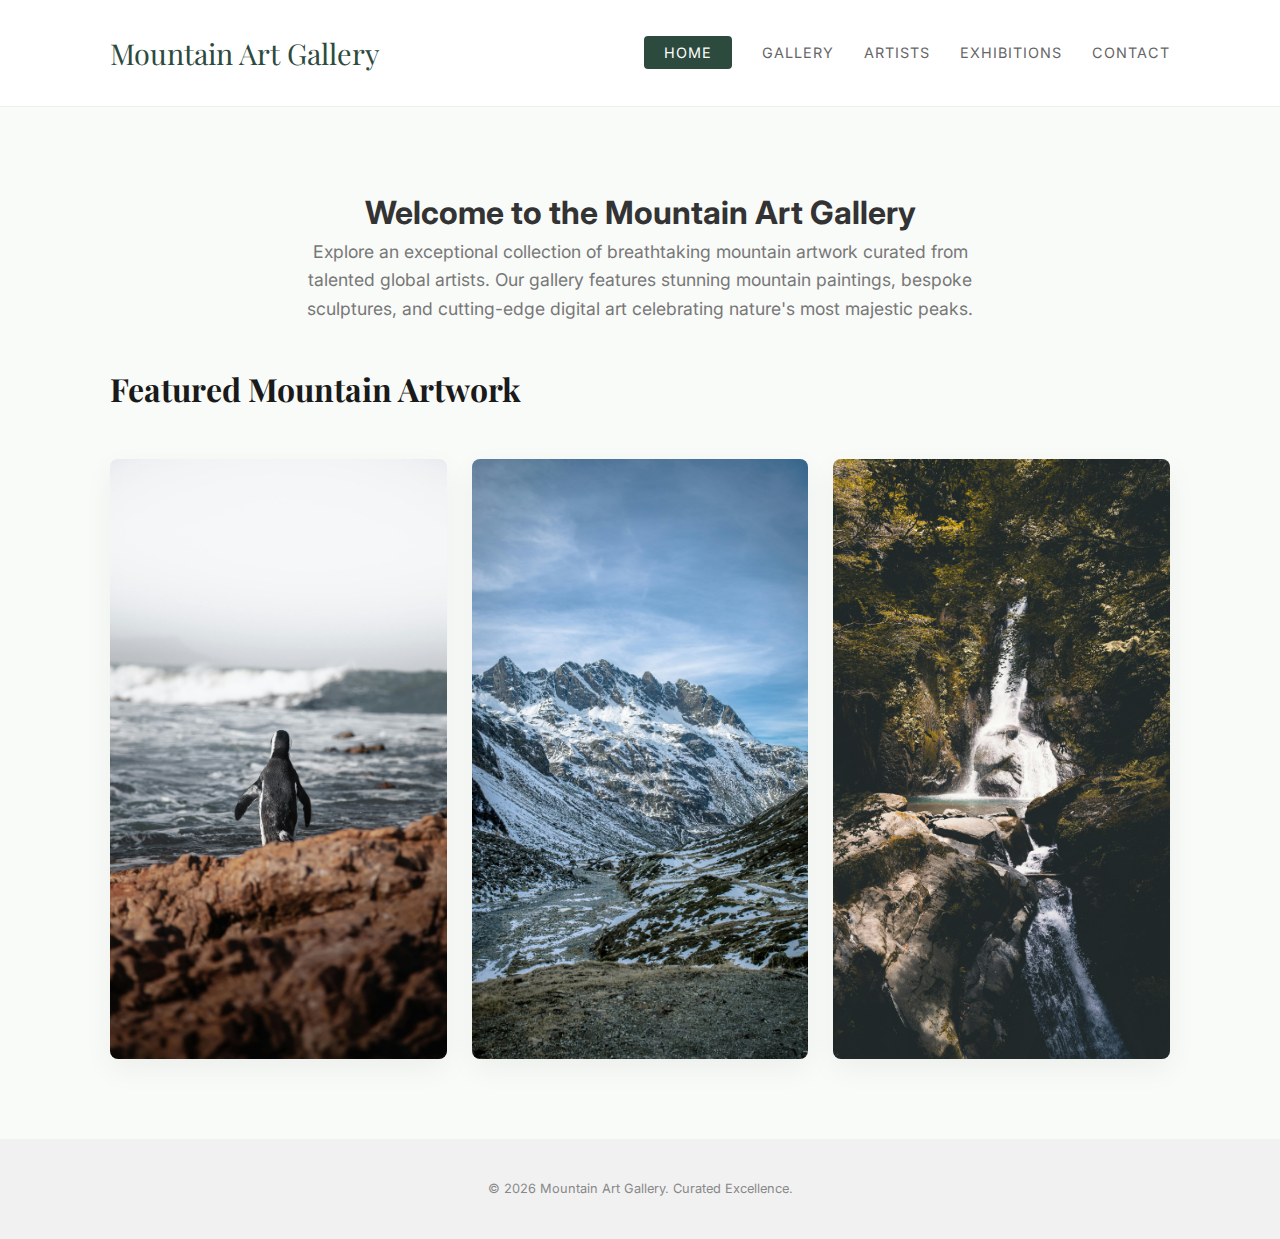
<file: Task01/index.html>
<!DOCTYPE html>
<html lang="en">
<head>
    <meta charset="UTF-8">
    <meta name="viewport" content="width=device-width, initial-scale=1.0">
    <meta name="description" content="Discover stunning mountain artwork from global artists. Premium collection of mountain paintings, sculptures, and digital art. Browse our exclusive gallery of majestic landscapes and nature-inspired creations.">
    <meta name="keywords" content="mountain art, landscape paintings, art gallery, mountain artwork, sculpture, digital art, nature art, mountain paintings, art exhibitions">
    <meta name="author" content="Mountain Art Gallery">
    <meta name="robots" content="index, follow">
    <meta name="theme-color" content="#2c5aa0">
    <title>Mountain Art Gallery | Premium Landscape Paintings & Sculptures | Online Art Gallery</title>
    <link rel="canonical" href="https://mountainartgallery.com/">
    <link rel="icon" type="image/svg+xml" href="data:image/svg+xml,<svg xmlns='http://www.w3.org/2000/svg' viewBox='0 0 100 100'><text y='.9em' font-size='90'>🏔️</text></svg>">
    
    <!-- Open Graph Meta Tags for Social Media -->
    <meta property="og:title" content="Mountain Art Gallery | Premium Landscape Paintings & Sculptures">
    <meta property="og:description" content="Explore an exclusive collection of stunning mountain artwork, paintings, and sculptures from talented artists worldwide.">
    <meta property="og:type" content="website">
    <meta property="og:url" content="https://mountainartgallery.com/">
    <meta property="og:image" content="https://mountainartgallery.com/og-image.jpg">
    <meta property="og:site_name" content="Mountain Art Gallery">
    
    <!-- Twitter Card Meta Tags -->
    <meta name="twitter:card" content="summary_large_image">
    <meta name="twitter:title" content="Mountain Art Gallery | Majestic Landscapes & Artwork">
    <meta name="twitter:description" content="Discover breathtaking mountain paintings, sculptures, and digital art.">
    <meta name="twitter:image" content="https://mountainartgallery.com/og-image.jpg">
    
    <!-- Structured Data (Schema.org) -->
    <script type="application/ld+json">
    {
        "@context": "https://schema.org",
        "@type": "LocalBusiness",
        "name": "Mountain Art Gallery",
        "description": "Premium online art gallery featuring mountain artwork, paintings, sculptures, and digital art",
        "url": "https://mountainartgallery.com",
        "image": "https://mountainartgallery.com/og-image.jpg",
        "sameAs": [
            "https://www.facebook.com/mountainartgallery",
            "https://www.instagram.com/mountainartgallery",
            "https://twitter.com/mountainartgallery"
        ]
    }
    </script>
    
    <link href="https://fonts.googleapis.com/css2?family=Playfair+Display:wght@700&family=Inter:wght@300;400&display=swap" rel="stylesheet">
    <link rel="stylesheet" href="style.css">
</head>
<body>

    <header class="site-header">
        <div class="container">
           <p class="logo">Mountain Art Gallery</p>
            <nav class="main-nav">
                <ul>
                    <li><a href="index.html" class="nav-btn">Home</a></li>
                    <li><a href="gallery.html">Gallery</a></li>
                    <li><a href="artists.html">Artists</a></li>
                    <li><a href="exhibitions.html">Exhibitions</a></li>
                    <li><a href="contact.html" >Contact</a></li>
                </ul>
            </nav>
        </div>
    </header>

    <main class="container">
        <section class="hero-section">
            <h1>Welcome to the Mountain Art Gallery</h1>
            <p>Explore an exceptional collection of breathtaking mountain artwork curated from talented global artists. Our gallery features stunning mountain paintings, bespoke sculptures, and cutting-edge digital art celebrating nature's most majestic peaks.</p>
        </section>

        <section class="nature-art-gallery" itemscope itemtype="https://schema.org/CollectionPage">
            <h2>Featured Mountain Artwork</h2>
            <div class="art-card" itemscope itemtype="https://schema.org/VisualArtwork">
                <img src="nature1.jpg" alt="Majestic Mountain Painting - Original landscape artwork" itemprop="image">
                <meta itemprop="name" content="Majestic Mountain Painting">
                <meta itemprop="description" content="Stunning original mountain painting featuring alpine landscapes">
                <div class="overlay"><span>View Painting</span></div>
            </div>
            <div class="art-card" itemscope itemtype="https://schema.org/VisualArtwork">
                <img src="nature2.jpg" alt="Mountain Sculpture - Three-dimensional mountain art installation" itemprop="image">
                <meta itemprop="name" content="Mountain Sculpture">
                <meta itemprop="description" content="Contemporary mountain sculpture showcasing artistic interpretation of peaks">
                <div class="overlay"><span>View Sculpture</span></div>
            </div>
            <div class="art-card" itemscope itemtype="https://schema.org/VisualArtwork">
                <img src="nature3.jpg" alt="Digital Mountain Artwork - Modern digital art creation" itemprop="image">
                <meta itemprop="name" content="Digital Mountain Artwork">
                <meta itemprop="description" content="Contemporary digital art representing the beauty of mountain landscapes">
                <div class="overlay"><span>View Digital Art</span></div>
            </div>
        </section>
    </main>

    <footer class="site-footer">
        <p>&copy; 2026 Mountain Art Gallery. Curated Excellence.</p>
    </footer>

</body>
</html>
</file>
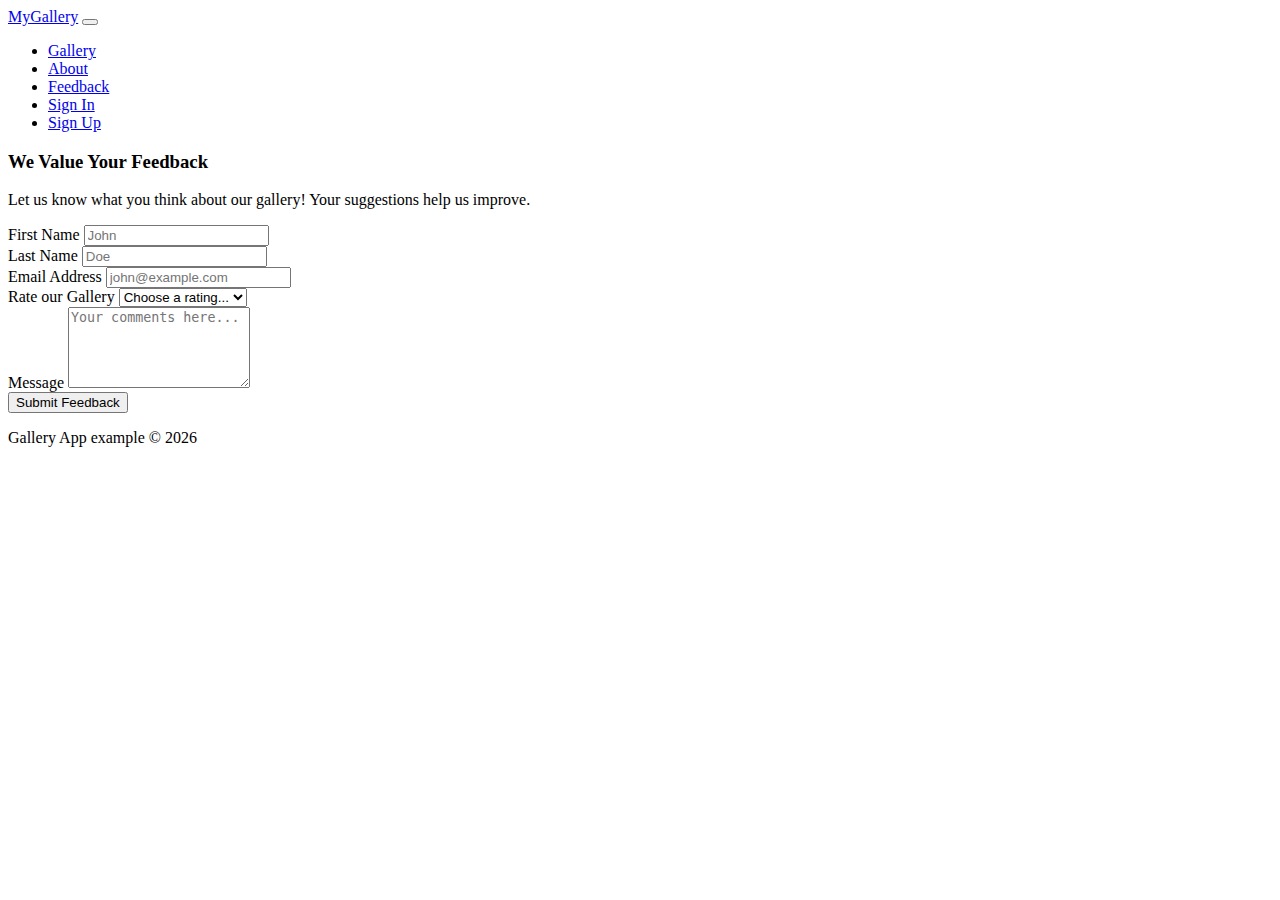
<file: GalleryApp/feedback.html>
<!doctype html>
<html lang="en">

<head>
    <meta charset="utf-8">
    <meta name="viewport" content="width=device-width, initial-scale=1">
    <title>Gallery App - Feedback</title>
    <link href="https://cdn.jsdelivr.net/npm/bootstrap@5.3.2/dist/css/bootstrap.min.css" rel="stylesheet"
        integrity="sha384-T3c6CoIi6uLrA9TneNEoa7RxnatzjcDSCmG1MXxSR1GAsXEV/Dwwykc2MPK8M2HN" crossorigin="anonymous">
</head>

<body class="bg-light">

    <!-- Navigation -->
    <nav class="navbar navbar-expand-lg navbar-dark bg-dark shadow-sm">
        <div class="container">
            <a class="navbar-brand fw-bold" href="index.html">MyGallery</a>
            <button class="navbar-toggler" type="button" data-bs-toggle="collapse" data-bs-target="#navbarNav"
                aria-controls="navbarNav" aria-expanded="false" aria-label="Toggle navigation">
                <span class="navbar-toggler-icon"></span>
            </button>
            <div class="collapse navbar-collapse" id="navbarNav">
                <ul class="navbar-nav ms-auto">
                    <li class="nav-item">
                        <a class="nav-link" href="index.html">Gallery</a>
                    </li>
                    <li class="nav-item">
                        <a class="nav-link" href="about.html">About</a>
                    </li>
                    <li class="nav-item">
                        <a class="nav-link active" aria-current="page" href="feedback.html">Feedback</a>
                    </li>
                    <li class="nav-item">
                        <a class="nav-link" href="signin.html">Sign In</a>
                    </li>
                    <li class="nav-item">
                        <a class="nav-link" href="signup.html">Sign Up</a>
                    </li>
                </ul>
            </div>
        </div>
    </nav>

    <!-- Content -->
    <div class="container py-5">
        <div class="row justify-content-center">
            <div class="col-lg-8">
                <div class="card shadow">
                    <div class="card-header bg-primary text-white text-center py-3">
                        <h3 class="mb-0">We Value Your Feedback</h3>
                    </div>
                    <div class="card-body p-4">
                        <p class="text-center text-muted mb-4">Let us know what you think about our gallery! Your
                            suggestions help us improve.</p>

                        <form>
                            <div class="row g-3">
                                <div class="col-md-6">
                                    <label for="firstName" class="form-label">First Name</label>
                                    <input type="text" class="form-control" id="firstName" placeholder="John" required>
                                </div>
                                <div class="col-md-6">
                                    <label for="lastName" class="form-label">Last Name</label>
                                    <input type="text" class="form-control" id="lastName" placeholder="Doe" required>
                                </div>

                                <div class="col-12">
                                    <label for="email" class="form-label">Email Address</label>
                                    <input type="email" class="form-control" id="email" placeholder="john@example.com"
                                        required>
                                </div>

                                <div class="col-12">
                                    <label for="rating" class="form-label">Rate our Gallery</label>
                                    <select class="form-select" id="rating">
                                        <option selected>Choose a rating...</option>
                                        <option value="5">5 - Excellent</option>
                                        <option value="4">4 - Very Good</option>
                                        <option value="3">3 - Good</option>
                                        <option value="2">2 - Fair</option>
                                        <option value="1">1 - Poor</option>
                                    </select>
                                </div>

                                <div class="col-12">
                                    <label for="message" class="form-label">Message</label>
                                    <textarea class="form-control" id="message" rows="5"
                                        placeholder="Your comments here..." required></textarea>
                                </div>

                                <div class="col-12 text-center mt-4">
                                    <button type="submit" class="btn btn-primary btn-lg px-5">Submit Feedback</button>
                                </div>
                            </div>
                        </form>

                    </div>
                </div>
            </div>
        </div>
    </div>

    <!-- Footer -->
    <footer class="text-muted py-5 text-center">
        <div class="container">
            <p class="mb-1">Gallery App example &copy; 2026</p>
        </div>
    </footer>

    <script src="https://cdn.jsdelivr.net/npm/bootstrap@5.3.2/dist/js/bootstrap.bundle.min.js"
        integrity="sha384-C6RzsynM9kWDrMNeT87bh95OGNyZPhcTNXj1NW7RuBCsyN/o0jlpcV8Qyq46cDfL"
        crossorigin="anonymous"></script>
</body>

</html>
</file>
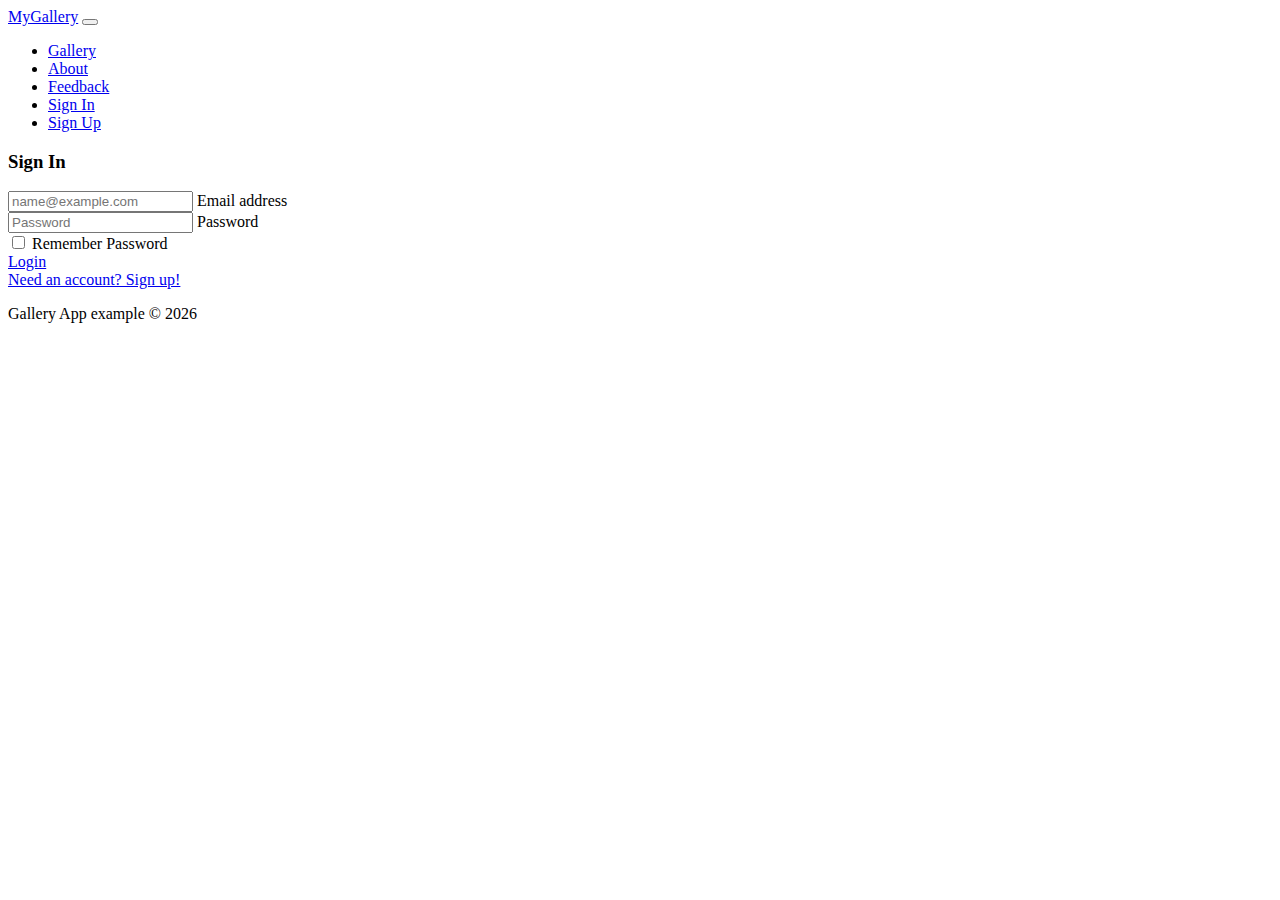
<file: GalleryApp/signin.html>
<!doctype html>
<html lang="en">

<head>
    <meta charset="utf-8">
    <meta name="viewport" content="width=device-width, initial-scale=1">
    <title>Gallery App - Sign In</title>
    <link href="https://cdn.jsdelivr.net/npm/bootstrap@5.3.2/dist/css/bootstrap.min.css" rel="stylesheet"
        integrity="sha384-T3c6CoIi6uLrA9TneNEoa7RxnatzjcDSCmG1MXxSR1GAsXEV/Dwwykc2MPK8M2HN" crossorigin="anonymous">
</head>

<body class="bg-light">

    <!-- Navigation -->
    <nav class="navbar navbar-expand-lg navbar-dark bg-dark shadow-sm">
        <div class="container">
            <a class="navbar-brand fw-bold" href="index.html">MyGallery</a>
            <button class="navbar-toggler" type="button" data-bs-toggle="collapse" data-bs-target="#navbarNav"
                aria-controls="navbarNav" aria-expanded="false" aria-label="Toggle navigation">
                <span class="navbar-toggler-icon"></span>
            </button>
            <div class="collapse navbar-collapse" id="navbarNav">
                <ul class="navbar-nav ms-auto">
                    <li class="nav-item">
                        <a class="nav-link" href="index.html">Gallery</a>
                    </li>
                    <li class="nav-item">
                        <a class="nav-link" href="about.html">About</a>
                    </li>
                    <li class="nav-item">
                        <a class="nav-link" href="feedback.html">Feedback</a>
                    </li>
                    <li class="nav-item">
                        <a class="nav-link active" aria-current="page" href="signin.html">Sign In</a>
                    </li>
                    <li class="nav-item">
                        <a class="nav-link" href="signup.html">Sign Up</a>
                    </li>
                </ul>
            </div>
        </div>
    </nav>

    <!-- Content -->
    <div class="container py-5">
        <div class="row justify-content-center">
            <div class="col-md-5">
                <div class="card shadow-lg border-0 rounded-lg mt-5">
                    <div class="card-header bg-primary text-white text-center py-3">
                        <h3 class="font-weight-light my-2">Sign In</h3>
                    </div>
                    <div class="card-body p-5">
                        <form>
                            <div class="form-floating mb-3">
                                <input class="form-control" id="inputEmail" type="email"
                                    placeholder="name@example.com" />
                                <label for="inputEmail">Email address</label>
                            </div>
                            <div class="form-floating mb-3">
                                <input class="form-control" id="inputPassword" type="password" placeholder="Password" />
                                <label for="inputPassword">Password</label>
                            </div>
                            <div class="form-check mb-3">
                                <input class="form-check-input" id="inputRememberPassword" type="checkbox" value="" />
                                <label class="form-check-label" for="inputRememberPassword">Remember Password</label>
                            </div>
                            <div class="d-grid gap-2 mt-4">
                                <a class="btn btn-primary btn-lg" href="index.html">Login</a>
                            </div>
                        </form>
                    </div>
                    <div class="card-footer text-center py-3">
                        <div class="small"><a href="signup.html">Need an account? Sign up!</a></div>
                    </div>
                </div>
            </div>
        </div>
    </div>

    <!-- Footer -->
    <footer class="text-muted py-5 text-center">
        <div class="container">
            <p class="mb-1">Gallery App example &copy; 2026</p>
        </div>
    </footer>

    <script src="https://cdn.jsdelivr.net/npm/bootstrap@5.3.2/dist/js/bootstrap.bundle.min.js"
        integrity="sha384-C6RzsynM9kWDrMNeT87bh95OGNyZPhcTNXj1NW7RuBCsyN/o0jlpcV8Qyq46cDfL"
        crossorigin="anonymous"></script>
</body>

</html>
</file>
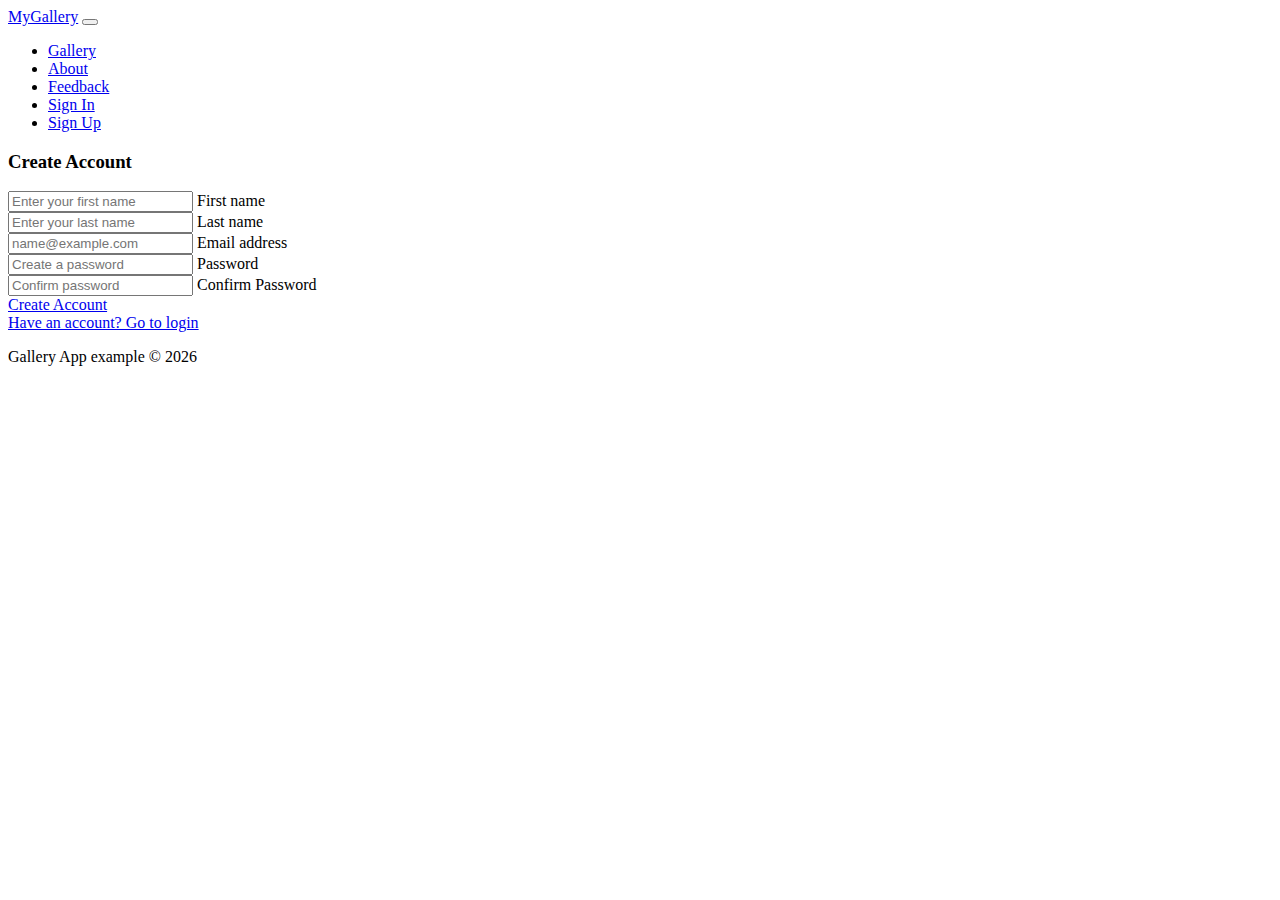
<file: GalleryApp/signup.html>
<!doctype html>
<html lang="en">

<head>
    <meta charset="utf-8">
    <meta name="viewport" content="width=device-width, initial-scale=1">
    <title>Gallery App - Sign Up</title>
    <link href="https://cdn.jsdelivr.net/npm/bootstrap@5.3.2/dist/css/bootstrap.min.css" rel="stylesheet"
        integrity="sha384-T3c6CoIi6uLrA9TneNEoa7RxnatzjcDSCmG1MXxSR1GAsXEV/Dwwykc2MPK8M2HN" crossorigin="anonymous">
</head>

<body class="bg-light">

    <!-- Navigation -->
    <nav class="navbar navbar-expand-lg navbar-dark bg-dark shadow-sm">
        <div class="container">
            <a class="navbar-brand fw-bold" href="index.html">MyGallery</a>
            <button class="navbar-toggler" type="button" data-bs-toggle="collapse" data-bs-target="#navbarNav"
                aria-controls="navbarNav" aria-expanded="false" aria-label="Toggle navigation">
                <span class="navbar-toggler-icon"></span>
            </button>
            <div class="collapse navbar-collapse" id="navbarNav">
                <ul class="navbar-nav ms-auto">
                    <li class="nav-item">
                        <a class="nav-link" href="index.html">Gallery</a>
                    </li>
                    <li class="nav-item">
                        <a class="nav-link" href="about.html">About</a>
                    </li>
                    <li class="nav-item">
                        <a class="nav-link" href="feedback.html">Feedback</a>
                    </li>
                    <li class="nav-item">
                        <a class="nav-link" href="signin.html">Sign In</a>
                    </li>
                    <li class="nav-item">
                        <a class="nav-link active" aria-current="page" href="signup.html">Sign Up</a>
                    </li>
                </ul>
            </div>
        </div>
    </nav>

    <!-- Content -->
    <div class="container py-5">
        <div class="row justify-content-center">
            <div class="col-lg-7">
                <div class="card shadow-lg border-0 rounded-lg mt-5">
                    <div class="card-header bg-success text-white text-center py-3">
                        <h3 class="font-weight-light my-2">Create Account</h3>
                    </div>
                    <div class="card-body p-5">
                        <form>
                            <div class="row mb-3">
                                <div class="col-md-6">
                                    <div class="form-floating mb-3 mb-md-0">
                                        <input class="form-control" id="inputFirstName" type="text"
                                            placeholder="Enter your first name" />
                                        <label for="inputFirstName">First name</label>
                                    </div>
                                </div>
                                <div class="col-md-6">
                                    <div class="form-floating">
                                        <input class="form-control" id="inputLastName" type="text"
                                            placeholder="Enter your last name" />
                                        <label for="inputLastName">Last name</label>
                                    </div>
                                </div>
                            </div>
                            <div class="form-floating mb-3">
                                <input class="form-control" id="inputEmail" type="email"
                                    placeholder="name@example.com" />
                                <label for="inputEmail">Email address</label>
                            </div>
                            <div class="row mb-3">
                                <div class="col-md-6">
                                    <div class="form-floating mb-3 mb-md-0">
                                        <input class="form-control" id="inputPassword" type="password"
                                            placeholder="Create a password" />
                                        <label for="inputPassword">Password</label>
                                    </div>
                                </div>
                                <div class="col-md-6">
                                    <div class="form-floating mb-3 mb-md-0">
                                        <input class="form-control" id="inputPasswordConfirm" type="password"
                                            placeholder="Confirm password" />
                                        <label for="inputPasswordConfirm">Confirm Password</label>
                                    </div>
                                </div>
                            </div>
                            <div class="mt-4 mb-0">
                                <div class="d-grid"><a class="btn btn-success btn-lg" href="signin.html">Create
                                        Account</a></div>
                            </div>
                        </form>
                    </div>
                    <div class="card-footer text-center py-3">
                        <div class="small"><a href="signin.html">Have an account? Go to login</a></div>
                    </div>
                </div>
            </div>
        </div>
    </div>

    <!-- Footer -->
    <footer class="text-muted py-5 text-center">
        <div class="container">
            <p class="mb-1">Gallery App example &copy; 2026</p>
        </div>
    </footer>

    <script src="https://cdn.jsdelivr.net/npm/bootstrap@5.3.2/dist/js/bootstrap.bundle.min.js"
        integrity="sha384-C6RzsynM9kWDrMNeT87bh95OGNyZPhcTNXj1NW7RuBCsyN/o0jlpcV8Qyq46cDfL"
        crossorigin="anonymous"></script>
</body>

</html>
</file>
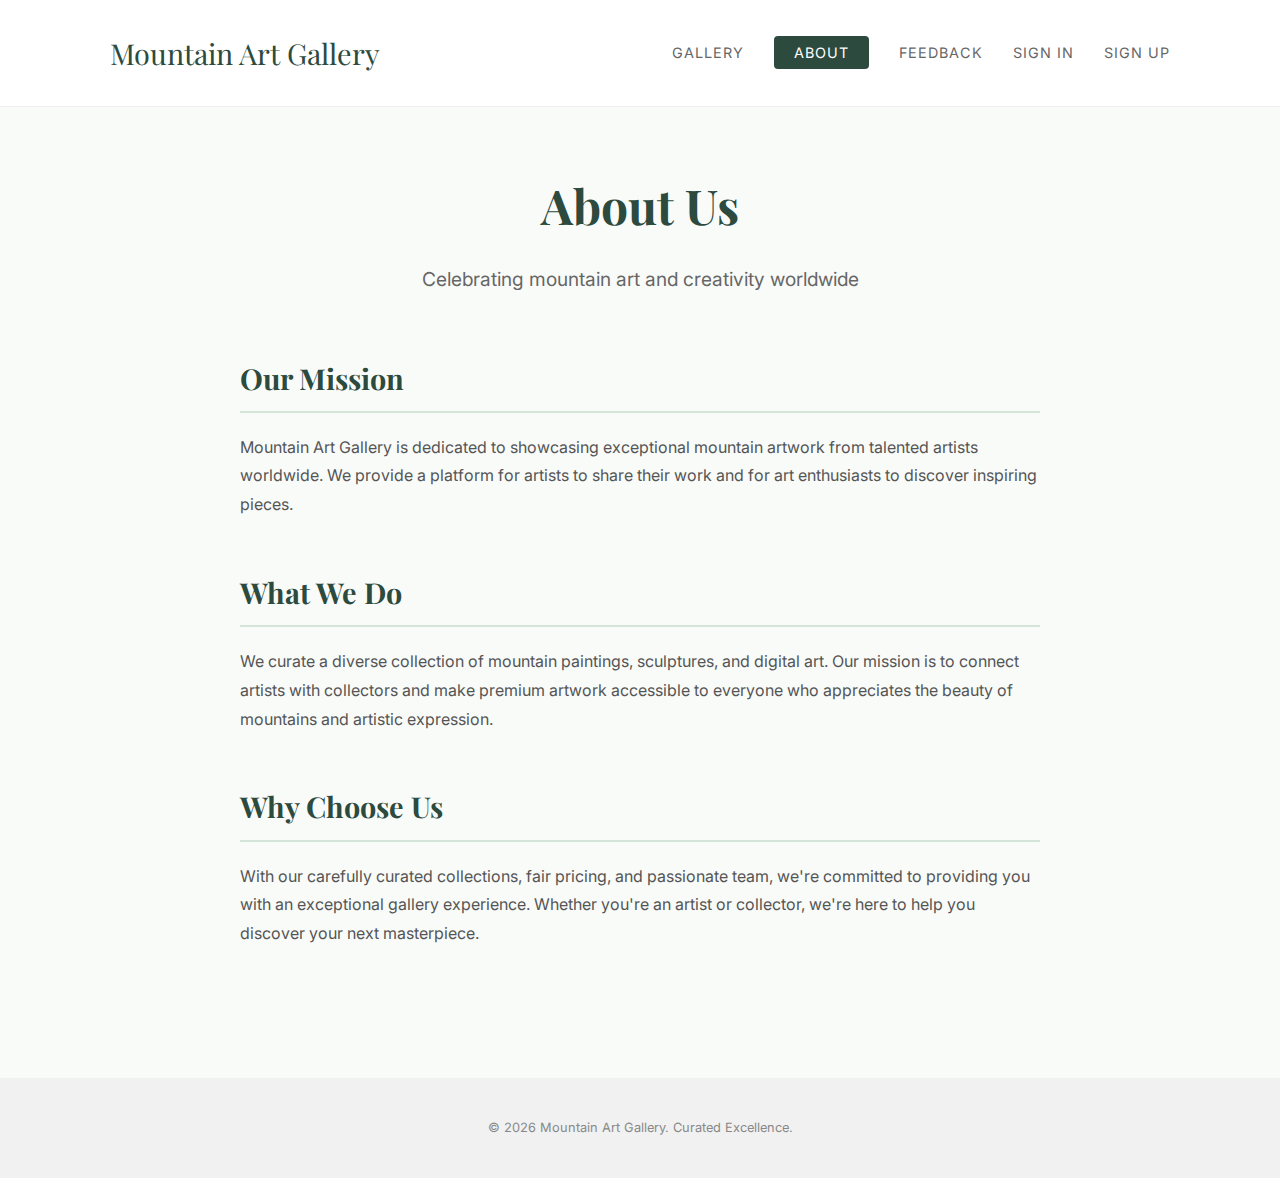
<file: Task01/about.html>
<!DOCTYPE html>
<html lang="en">

<head>
    <meta charset="UTF-8">
    <meta name="viewport" content="width=device-width, initial-scale=1.0">
    <meta name="description" content="Learn about Mountain Art Gallery - a premium online platform dedicated to showcasing exceptional mountain artwork, paintings, sculptures, and digital art from talented artists worldwide.">
    <meta name="keywords" content="mountain art, art gallery, about gallery, mountain artwork, landscape art">
    <meta name="author" content="Mountain Art Gallery">
    <title>About - Mountain Art Gallery</title>
    <link rel="icon" type="image/svg+xml" href="data:image/svg+xml,<svg xmlns='http://www.w3.org/2000/svg' viewBox='0 0 100 100'><text y='.9em' font-size='90'>🏔️</text></svg>">

    <link href="https://fonts.googleapis.com/css2?family=Playfair+Display:wght@700&family=Inter:wght@300;400&display=swap" rel="stylesheet">
    <link rel="stylesheet" href="style.css">
</head>

<body>

    <!-- Navigation -->
    <header class="site-header">
        <div class="container">
            <p class="logo">Mountain Art Gallery</p>
            <nav class="main-nav">
                <ul>
                    <li><a href="index.html">Gallery</a></li>
                    <li><a href="about.html" class="nav-btn">About</a></li>
                    <li><a href="feedback.html">Feedback</a></li>
                    <li><a href="signin.html">Sign In</a></li>
                    <li><a href="signup.html">Sign Up</a></li>
                </ul>
            </nav>
        </div>
    </header>

    <!-- Content -->
    <main class="container about-main">
        <section class="about-hero">
            <h1>About Us</h1>
            <p class="about-lead">Celebrating mountain art and creativity worldwide</p>
        </section>

        <section class="about-content">
            <div class="about-section">
                <h2>Our Mission</h2>
                <p>Mountain Art Gallery is dedicated to showcasing exceptional mountain artwork from talented artists worldwide. We provide a platform for artists to share their work and for art enthusiasts to discover inspiring pieces.</p>
            </div>

            <div class="about-section">
                <h2>What We Do</h2>
                <p>We curate a diverse collection of mountain paintings, sculptures, and digital art. Our mission is to connect artists with collectors and make premium artwork accessible to everyone who appreciates the beauty of mountains and artistic expression.</p>
            </div>

            <div class="about-section">
                <h2>Why Choose Us</h2>
                <p>With our carefully curated collections, fair pricing, and passionate team, we're committed to providing you with an exceptional gallery experience. Whether you're an artist or collector, we're here to help you discover your next masterpiece.</p>
            </div>
        </section>
    </main>

    <!-- Footer -->
    <footer class="site-footer">
        <p>&copy; 2026 Mountain Art Gallery. Curated Excellence.</p>
    </footer>

</body>

</html>
</file>
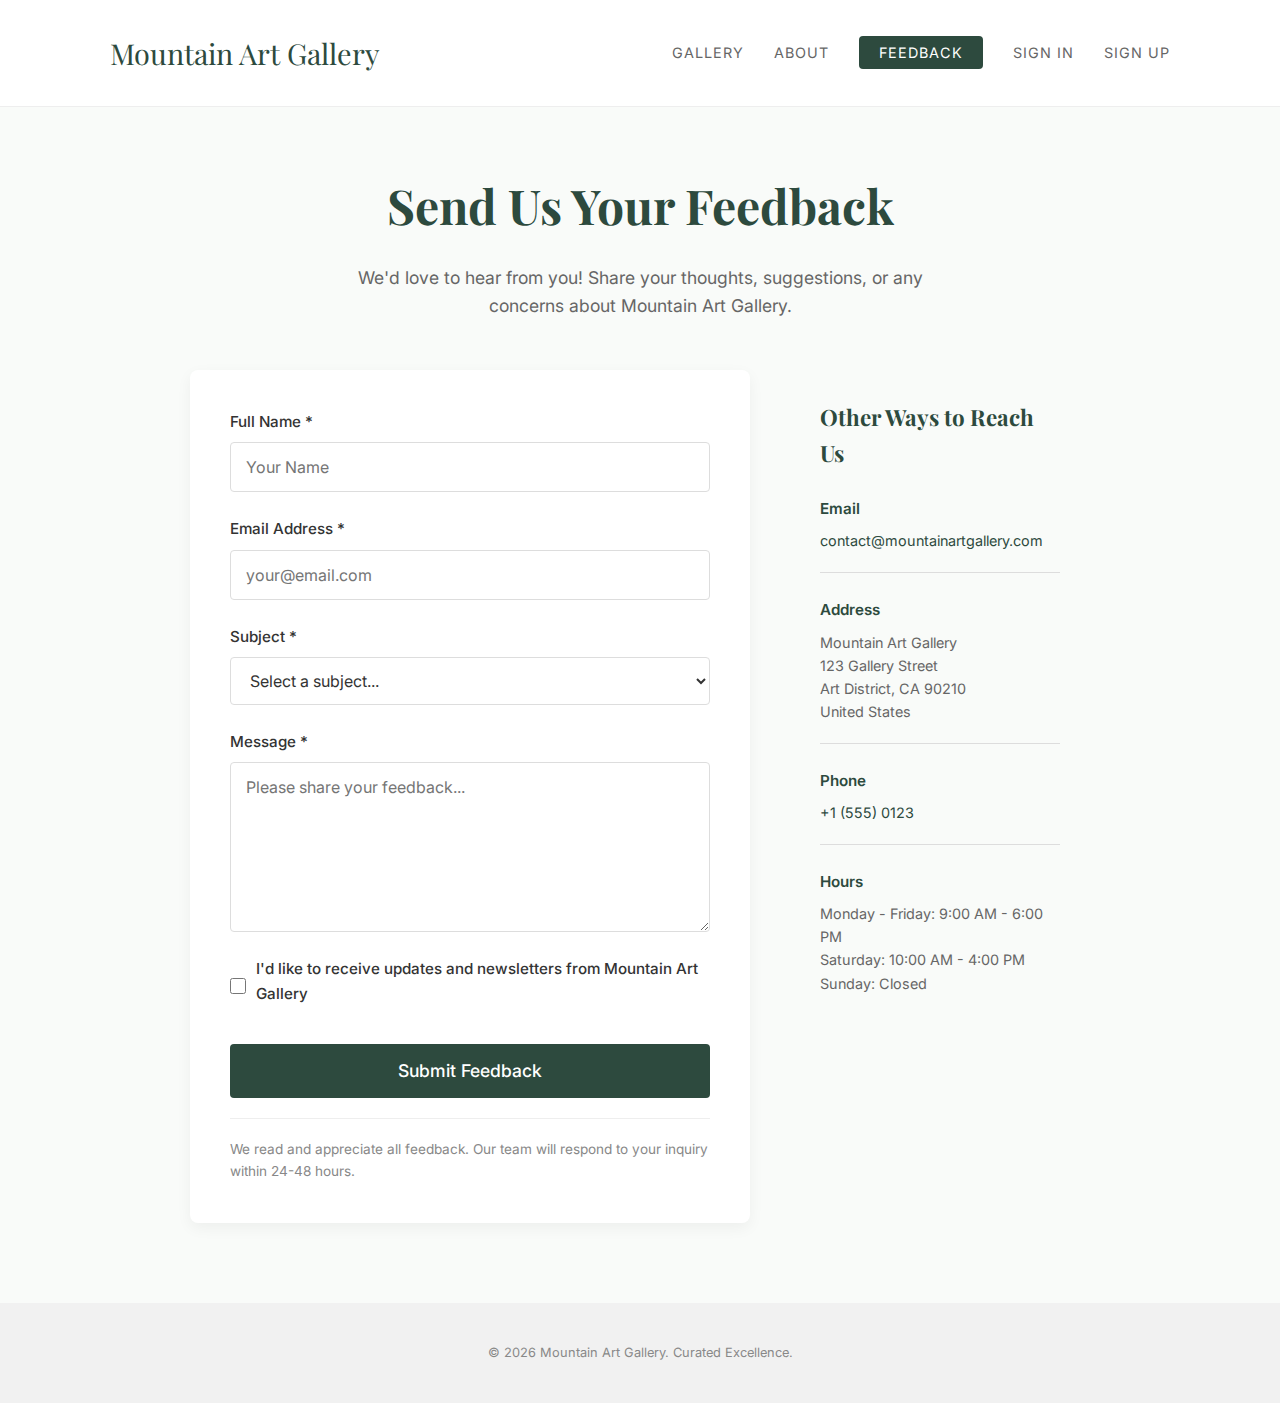
<file: Task01/feedback.html>
<!DOCTYPE html>
<html lang="en">

<head>
    <meta charset="UTF-8">
    <meta name="viewport" content="width=device-width, initial-scale=1.0">
    <meta name="description" content="Share your feedback and suggestions with Mountain Art Gallery. We value your input to improve our services and collection.">
    <meta name="keywords" content="feedback, contact, suggestions, mountain art gallery">
    <meta name="author" content="Mountain Art Gallery">
    <title>Feedback - Mountain Art Gallery</title>
    <link href="https://fonts.googleapis.com/css2?family=Playfair+Display:wght@700&family=Inter:wght@300;400&display=swap" rel="stylesheet">
    <link rel="stylesheet" href="style.css">
    <link rel="icon" type="image/svg+xml" href="data:image/svg+xml,<svg xmlns='http://www.w3.org/2000/svg' viewBox='0 0 100 100'><text y='.9em' font-size='90'>🏔️</text></svg>">

</head>

<body>

    <!-- Navigation -->
    <header class="site-header">
        <div class="container">
            <p class="logo">Mountain Art Gallery</p>
            <nav class="main-nav">
                <ul>
                    <li><a href="index.html">Gallery</a></li>
                    <li><a href="about.html">About</a></li>
                    <li><a href="feedback.html" class="nav-btn">Feedback</a></li>
                    <li><a href="signin.html">Sign In</a></li>
                    <li><a href="signup.html">Sign Up</a></li>
                </ul>
            </nav>
        </div>
    </header>

    <!-- Content -->
    <main class="container feedback-main">
        <section class="feedback-hero">
            <h1>Send Us Your Feedback</h1>
            <p class="feedback-lead">We'd love to hear from you! Share your thoughts, suggestions, or any concerns about Mountain Art Gallery.</p>
        </section>

        <div class="feedback-wrapper">
            <form class="feedback-form">
                <div class="form-group">
                    <label for="feedbackName">Full Name *</label>
                    <input class="form-control" id="feedbackName" type="text" placeholder="Your Name" required />
                </div>

                <div class="form-group">
                    <label for="feedbackEmail">Email Address *</label>
                    <input class="form-control" id="feedbackEmail" type="email" placeholder="your@email.com" required />
                </div>

                <div class="form-group">
                    <label for="feedbackSubject">Subject *</label>
                    <select class="form-control" id="feedbackSubject" required>
                        <option value="">Select a subject...</option>
                        <option value="general">General Feedback</option>
                        <option value="artwork">Artwork Quality</option>
                        <option value="shipping">Shipping & Delivery</option>
                        <option value="customer-service">Customer Service</option>
                        <option value="website">Website Experience</option>
                        <option value="artist-inquiry">Artist Inquiry</option>
                        <option value="bug-report">Bug Report</option>
                        <option value="other">Other</option>
                    </select>
                </div>

                <div class="form-group">
                    <label for="feedbackMessage">Message *</label>
                    <textarea class="form-control form-textarea" id="feedbackMessage" placeholder="Please share your feedback..." rows="6" required></textarea>
                </div>

                <div class="form-check">
                    <input class="form-check-input" id="feedbackSubscribe" type="checkbox" />
                    <label class="form-check-label" for="feedbackSubscribe">I'd like to receive updates and newsletters from Mountain Art Gallery</label>
                </div>

                <div class="feedback-button-group">
                    <button class="btn btn-primary btn-lg" type="submit">Submit Feedback</button>
                </div>

                <p class="feedback-note">We read and appreciate all feedback. Our team will respond to your inquiry within 24-48 hours.</p>
            </form>

            <div class="feedback-info">
                <h3>Other Ways to Reach Us</h3>
                <div class="contact-item">
                    <h4>Email</h4>
                    <p><a href="mailto:contact@mountainartgallery.com">contact@mountainartgallery.com</a></p>
                </div>
                <div class="contact-item">
                    <h4>Address</h4>
                    <p>Mountain Art Gallery<br>
                    123 Gallery Street<br>
                    Art District, CA 90210<br>
                    United States</p>
                </div>
                <div class="contact-item">
                    <h4>Phone</h4>
                    <p><a href="tel:+1-555-0123">+1 (555) 0123</a></p>
                </div>
                <div class="contact-item">
                    <h4>Hours</h4>
                    <p>Monday - Friday: 9:00 AM - 6:00 PM<br>
                    Saturday: 10:00 AM - 4:00 PM<br>
                    Sunday: Closed</p>
                </div>
            </div>
        </div>
    </main>

    <!-- Footer -->
    <footer class="site-footer">
        <p>&copy; 2026 Mountain Art Gallery. Curated Excellence.</p>
    </footer>

</body>

</html>
</file>
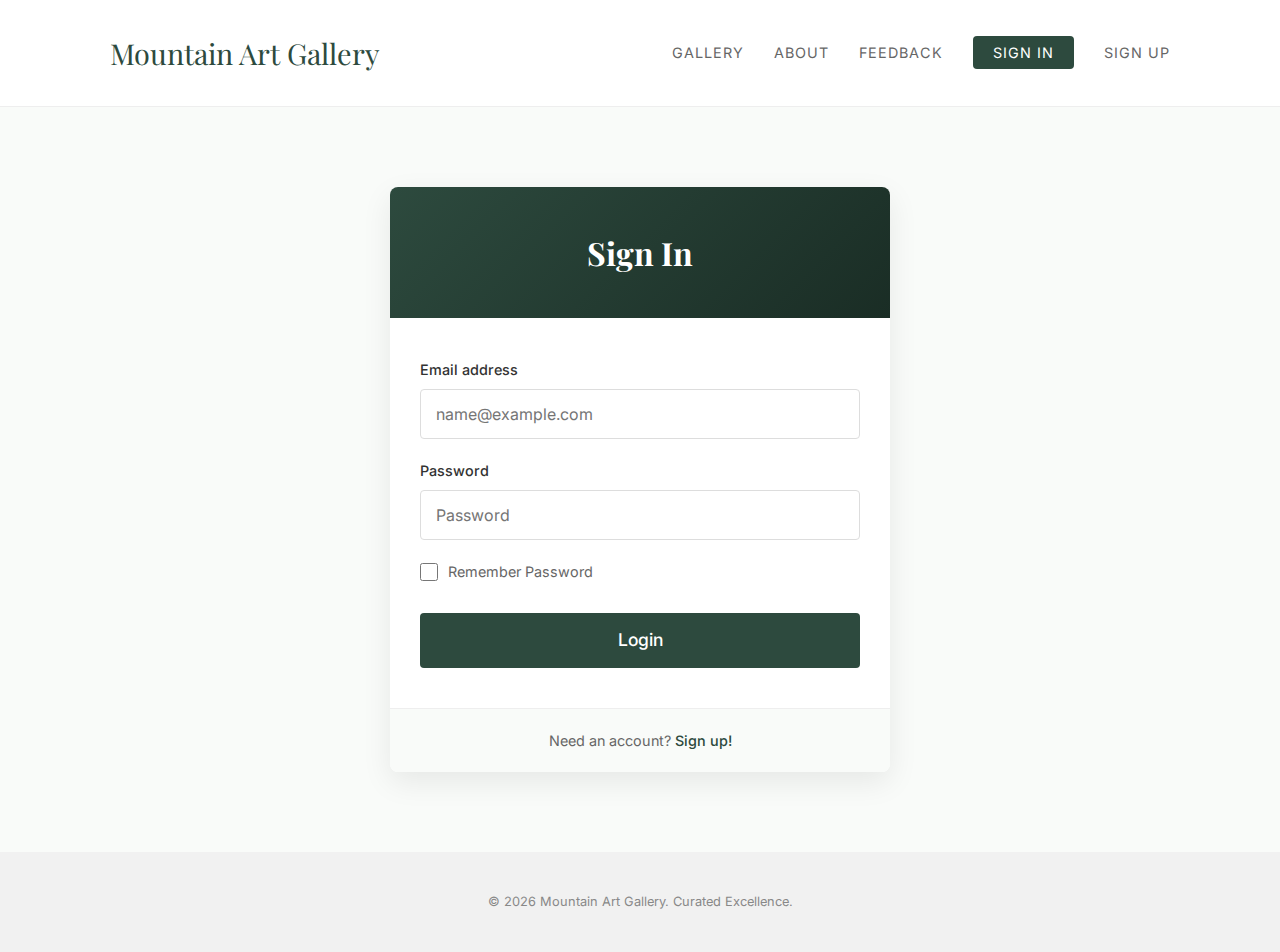
<file: Task01/signin.html>
<!doctype html>
<html lang="en">

<head>
    <meta charset="utf-8">
    <meta name="viewport" content="width=device-width, initial-scale=1">
    <title>Gallery App - Sign In</title>
    <link href="https://fonts.googleapis.com/css2?family=Playfair+Display:wght@700&family=Inter:wght@300;400&display=swap" rel="stylesheet">
    <link rel="stylesheet" href="style.css">
</head>

<body>

    <!-- Navigation -->
    <header class="site-header">
        <div class="container">
            <p class="logo">Mountain Art Gallery</p>
            <nav class="main-nav">
                <ul>
                    <li><a href="index.html">Gallery</a></li>
                    <li><a href="about.html">About</a></li>
                    <li><a href="feedback.html">Feedback</a></li>
                    <li><a href="signin.html" class="nav-btn">Sign In</a></li>
                    <li><a href="signup.html">Sign Up</a></li>
                </ul>
            </nav>
        </div>
    </header>

    <!-- Content -->
    <main class="container signin-main">
        <div class="signin-wrapper">
            <div class="signin-card">
                <div class="signin-card-header">
                    <h2>Sign In</h2>
                </div>
                <div class="signin-card-body">
                    <form>
                        <div class="form-group">
                            <label for="inputEmail">Email address</label>
                            <input class="form-control" id="inputEmail" type="email" placeholder="name@example.com" />
                        </div>
                        <div class="form-group">
                            <label for="inputPassword">Password</label>
                            <input class="form-control" id="inputPassword" type="password" placeholder="Password" />
                        </div>
                        <div class="form-check">
                            <input class="form-check-input" id="inputRememberPassword" type="checkbox" />
                            <label class="form-check-label" for="inputRememberPassword">Remember Password</label>
                        </div>
                        <div class="signin-button-group">
                            <a class="btn btn-primary btn-lg" href="index.html">Login</a>
                        </div>
                    </form>
                </div>
                <div class="signin-card-footer">
                    <p>Need an account? <a href="signup.html">Sign up!</a></p>
                </div>
            </div>
        </div>
    </main>

    <!-- Footer -->
    <footer class="site-footer">
        <p>&copy; 2026 Mountain Art Gallery. Curated Excellence.</p>
    </footer>

</body>

</html>
</file>
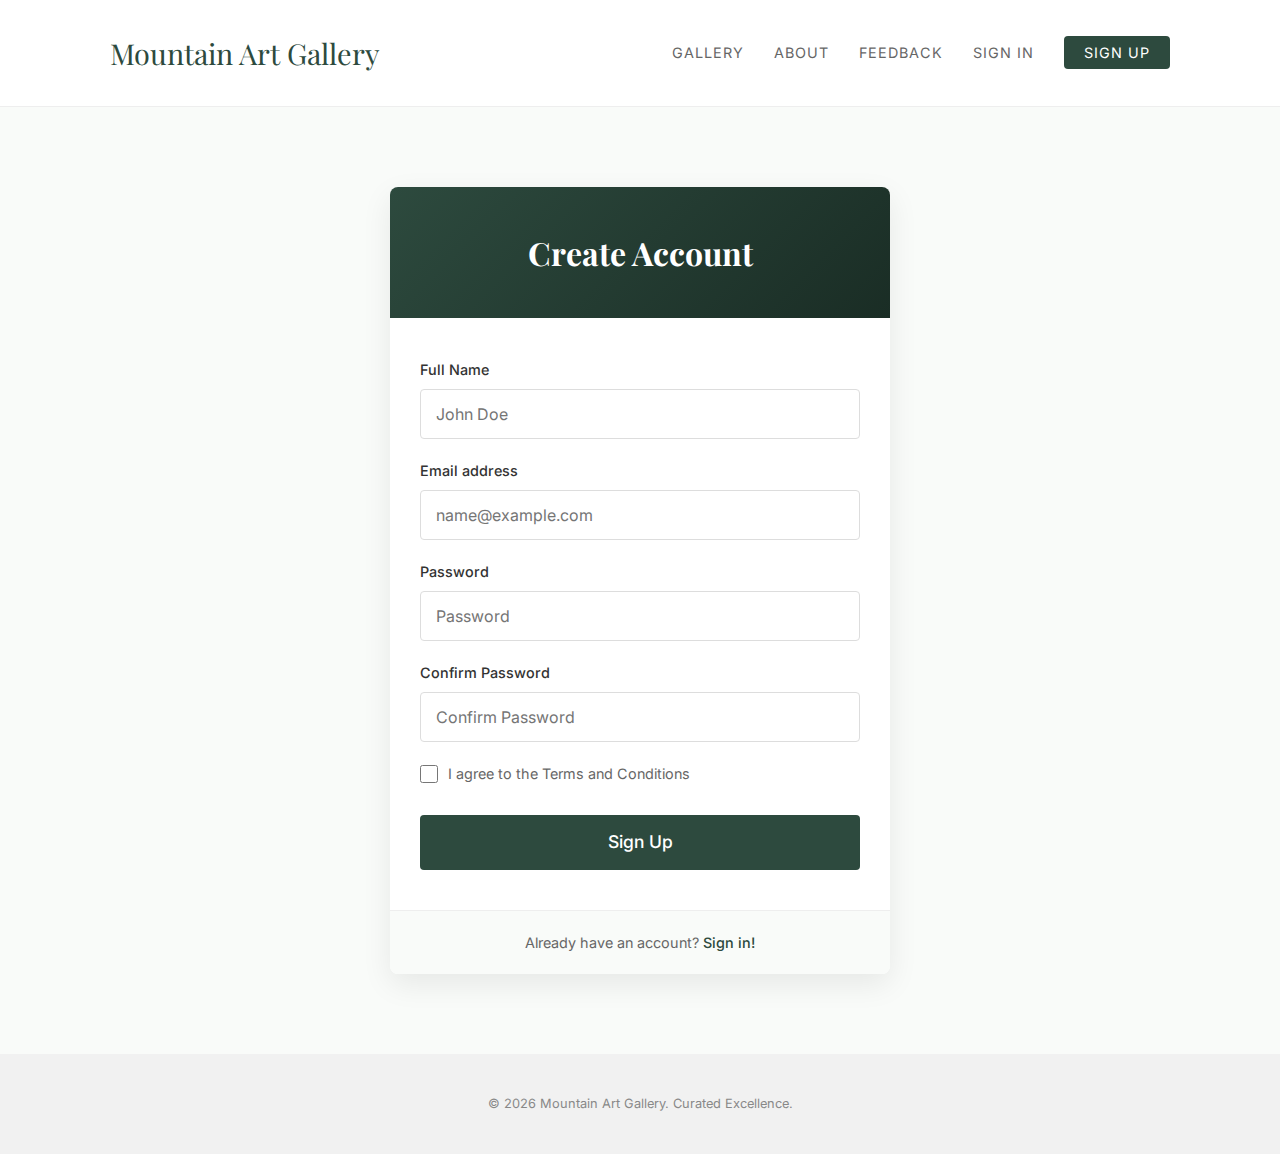
<file: Task01/signup.html>
<!doctype html>
<html lang="en">

<head>
    <meta charset="utf-8">
    <meta name="viewport" content="width=device-width, initial-scale=1">
    <title>Gallery App - Sign Up</title>
    <link href="https://fonts.googleapis.com/css2?family=Playfair+Display:wght@700&family=Inter:wght@300;400&display=swap" rel="stylesheet">
    <link rel="stylesheet" href="style.css">
</head>

<body>

    <!-- Navigation -->
    <header class="site-header">
        <div class="container">
            <p class="logo">Mountain Art Gallery</p>
            <nav class="main-nav">
                <ul>
                    <li><a href="index.html">Gallery</a></li>
                    <li><a href="about.html">About</a></li>
                    <li><a href="feedback.html">Feedback</a></li>
                    <li><a href="signin.html">Sign In</a></li>
                    <li><a href="signup.html" class="nav-btn">Sign Up</a></li>
                </ul>
            </nav>
        </div>
    </header>

    <!-- Content -->
    <main class="container signup-main">
        <div class="signup-wrapper">
            <div class="signup-card">
                <div class="signup-card-header">
                    <h2>Create Account</h2>
                </div>
                <div class="signup-card-body">
                    <form>
                        <div class="form-group">
                            <label for="inputName">Full Name</label>
                            <input class="form-control" id="inputName" type="text" placeholder="John Doe" />
                        </div>
                        <div class="form-group">
                            <label for="inputEmail">Email address</label>
                            <input class="form-control" id="inputEmail" type="email" placeholder="name@example.com" />
                        </div>
                        <div class="form-group">
                            <label for="inputPassword">Password</label>
                            <input class="form-control" id="inputPassword" type="password" placeholder="Password" />
                        </div>
                        <div class="form-group">
                            <label for="inputConfirmPassword">Confirm Password</label>
                            <input class="form-control" id="inputConfirmPassword" type="password" placeholder="Confirm Password" />
                        </div>
                        <div class="form-check">
                            <input class="form-check-input" id="inputAgree" type="checkbox" />
                            <label class="form-check-label" for="inputAgree">I agree to the Terms and Conditions</label>
                        </div>
                        <div class="signup-button-group">
                            <a class="btn btn-primary btn-lg" href="index.html">Sign Up</a>
                        </div>
                    </form>
                </div>
                <div class="signup-card-footer">
                    <p>Already have an account? <a href="signin.html">Sign in!</a></p>
                </div>
            </div>
        </div>
    </main>

    <!-- Footer -->
    <footer class="site-footer">
        <p>&copy; 2026 Mountain Art Gallery. Curated Excellence.</p>
    </footer>

</body>

</html>
</file>
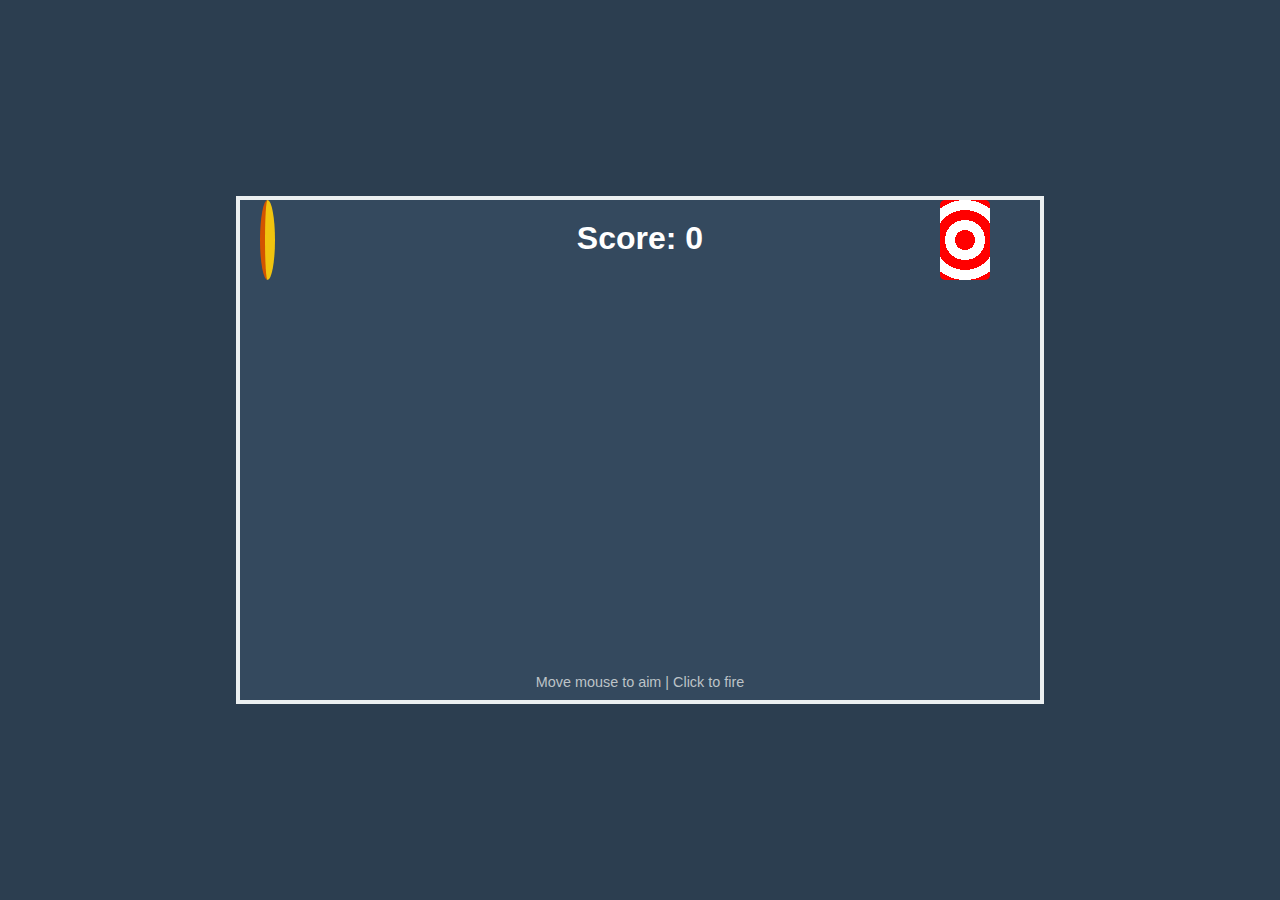
<file: Task02/AI.html>
<!DOCTYPE html>
<html lang="en">
<head>
    <meta charset="UTF-8">
    <meta name="viewport" content="width=device-width, initial-scale=1.0">
    <title>Simple Archery</title>
    <style>
        :root {
            --bg-color: #2c3e50;
            --target-color: #e74c3c;
        }

        body {
            margin: 0;
            padding: 0;
            background-color: var(--bg-color);
            color: white;
            font-family: 'Arial', sans-serif;
            overflow: hidden;
            display: flex;
            justify-content: center;
            align-items: center;
            height: 100vh;
            cursor: crosshair;
        }

        #game-container {
            position: relative;
            width: 800px;
            height: 500px;
            background: #34495e;
            border: 4px solid #ecf0f1;
            overflow: hidden;
        }

        #scoreboard {
            position: absolute;
            top: 20px;
            left: 50%;
            transform: translateX(-50%);
            font-size: 2rem;
            font-weight: bold;
            z-index: 10;
        }

        /* The Bow (follows cursor) */
        #bow {
            position: absolute;
            left: 20px;
            width: 10px;
            height: 80px;
            background: #f1c40f;
            border-radius: 50%;
            border-left: 5px solid #d35400;
        }

        /* The Moving Target */
        #target {
            position: absolute;
            right: 50px;
            width: 50px;
            height: 80px;
            background: repeating-radial-gradient(
                circle,
                red,
                red 10px,
                white 10px,
                white 20px
            );
            border-radius: 5px;
            animation: moveUpDown 3s ease-in-out infinite alternate;
        }

        @keyframes moveUpDown {
            from { top: 0px; }
            to { top: 420px; }
        }

        /* The Arrow */
        .arrow {
            position: absolute;
            height: 4px;
            width: 40px;
            background: #ecf0f1;
            border-radius: 2px;
        }

        .instructions {
            position: absolute;
            bottom: 10px;
            width: 100%;
            text-align: center;
            font-size: 0.9rem;
            color: #bdc3c7;
        }
    </style>
</head>
<body>

    <div id="game-container">
        <div id="scoreboard">Score: <span id="score">0</span></div>
        <div id="bow"></div>
        <div id="target"></div>
        <div class="instructions">Move mouse to aim | Click to fire</div>
    </div>

    <script>
        const container = document.getElementById('game-container');
        const bow = document.getElementById('bow');
        const target = document.getElementById('target');
        const scoreElement = document.getElementById('score');
        
        let score = 0;

        // Move bow with mouse
        container.addEventListener('mousemove', (e) => {
            const rect = container.getBoundingClientRect();
            let mouseY = e.clientY - rect.top;
            
            // Keep bow inside container
            if (mouseY > 40 && mouseY < 460) {
                bow.style.top = (mouseY - 40) + 'px';
            }
        });

        // Shoot arrow on click
        container.addEventListener('click', (e) => {
            createArrow(parseInt(bow.style.top) + 38);
        });

        function createArrow(startY) {
            const arrow = document.createElement('div');
            arrow.classList.add('arrow');
            arrow.style.left = '40px';
            arrow.style.top = startY + 'px';
            container.appendChild(arrow);

            let arrowPos = 40;
            const flightInterval = setInterval(() => {
                arrowPos += 10;
                arrow.style.left = arrowPos + 'px';

                // Check collision
                if (checkCollision(arrow, target)) {
                    score++;
                    scoreElement.innerText = score;
                    arrow.remove();
                    clearInterval(flightInterval);
                    flashTarget();
                }

                // Remove arrow if it leaves screen
                if (arrowPos > 800) {
                    arrow.remove();
                    clearInterval(flightInterval);
                }
            }, 10);
        }

        function checkCollision(arrow, target) {
            const a = arrow.getBoundingClientRect();
            const t = target.getBoundingClientRect();

            return !(
                a.top > t.bottom ||
                a.bottom < t.top ||
                a.right < t.left ||
                a.left > t.right
            );
        }

        function flashTarget() {
            target.style.opacity = "0.5";
            setTimeout(() => target.style.opacity = "1", 100);
        }
    </script>
</body>
</html>
</file>
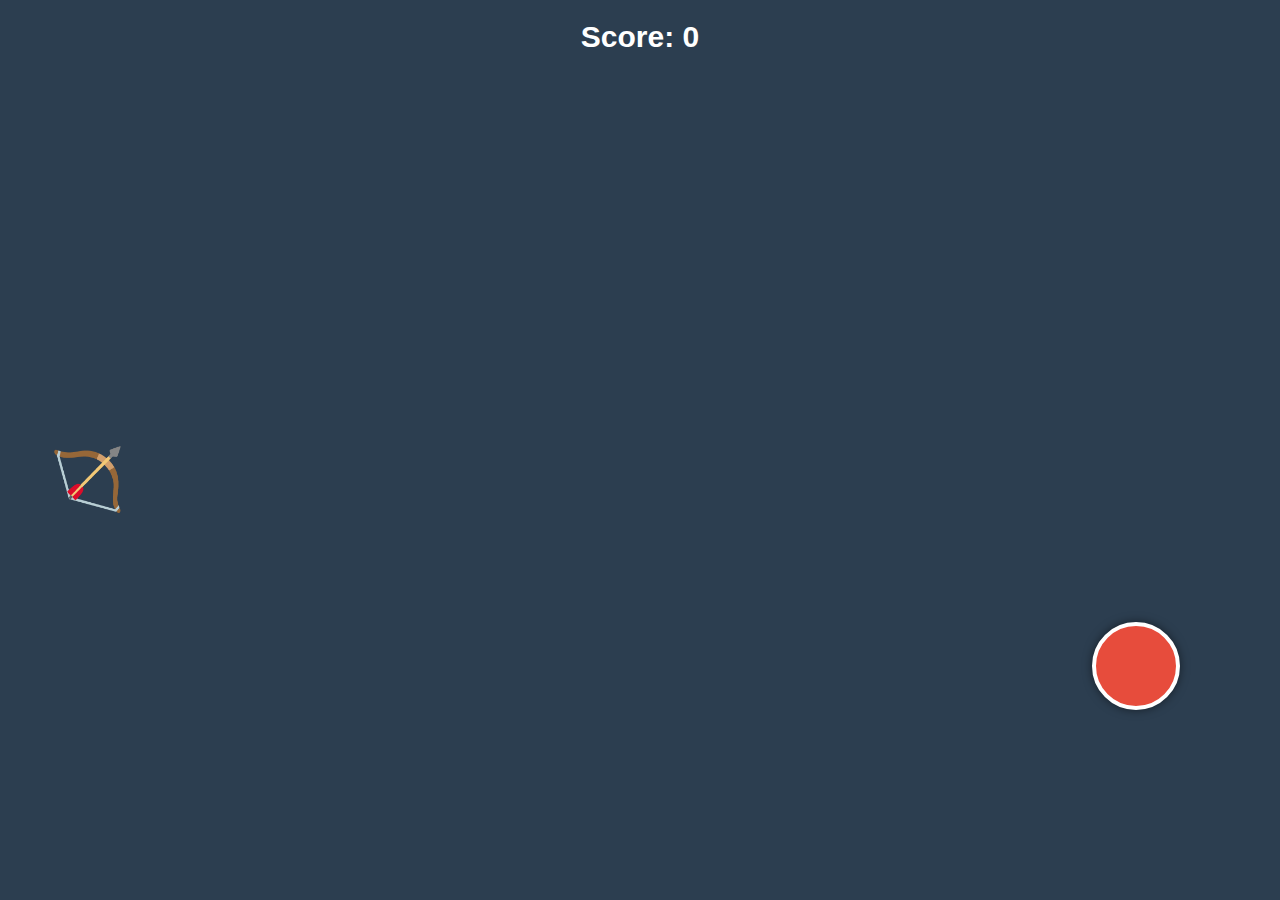
<file: Task02/task02.html>
<!DOCTYPE html>
<html lang="en">
<head>
    <meta charset="UTF-8">
    <meta name="viewport" content="width=device-width, initial-scale=1.0">
    <title>Aim & Shoot Game</title>
    <link rel="stylesheet" href="style.css">
</head>
<body>

    <div id="gameArea">
        <div id="scoreBoard">Score: 0</div>
        
        <div id="archer">🏹</div> 
        
        <div id="movingBox"></div>
    </div>

    <script>
        // --- GAME VARIABLES ---
        const target = document.getElementById('movingBox');
        const archer = document.getElementById('archer');
        const gameArea = document.getElementById('gameArea');
        const scoreBoard = document.getElementById('scoreBoard');
        
        let score = 0;
        let currentAngle = 0; // Stores where the bow is pointing

        // --- 1. TARGET ANIMATION (Up and Down) ---
        let targetY = 0;
        let direction = 1; 
        const targetSpeed = 4; 
        const limit = 250; 

        function animateTarget() {
            targetY += targetSpeed * direction;
            if (targetY >= limit || targetY <= -limit) {
                direction *= -1;
            }
            target.style.transform = `translateY(${targetY}px)`;
            requestAnimationFrame(animateTarget);
        }
        animateTarget();

        // --- 2. AIMING LOGIC (Math) ---
        // This makes the bow look at the mouse
        document.addEventListener('mousemove', function(event) {
            // Get Archer Position
            const archerRect = archer.getBoundingClientRect();
            const archerX = archerRect.left + archerRect.width / 2;
            const archerY = archerRect.top + archerRect.height / 2;

            // Get Mouse Position
            const mouseX = event.clientX;
            const mouseY = event.clientY;

            // Calculate Angle (Standard Math formula for angles)
            // Math.atan2(y_diff, x_diff) gives angle in radians
            const angle = Math.atan2(mouseY - archerY, mouseX - archerX);
            currentAngle = angle; // Save this for shooting later

            // Apply rotation to the bow element
            archer.style.transform = `rotate(${angle}rad)`;
        });

        // --- 3. SHOOTING LOGIC ---
        document.addEventListener('click', function(event) {
            shootArrow();
        });

        function shootArrow() {
            const arrow = document.createElement('div');
            arrow.classList.add('arrow');
            
            // Start arrow at the archer's position
            // We use fixed numbers here to keep it simple for beginners
            // In a pro game, we would calculate exact center
            const startX = 80; 
            const startY = window.innerHeight / 2; 

            // Set initial position
            arrow.style.left = startX + 'px';
            arrow.style.top = startY + 'px';
            
            // Rotate the arrow to match the bow
            arrow.style.transform = `rotate(${currentAngle}rad)`;

            gameArea.appendChild(arrow);

            // Calculate Speed Direction
            // Math.cos gives horizontal speed, Math.sin gives vertical speed
            const speed = 15;
            const velocityX = Math.cos(currentAngle) * speed;
            const velocityY = Math.sin(currentAngle) * speed;

            let arrowX = startX;
            let arrowY = startY;

            function moveArrow() {
                // Move arrow based on calculation
                arrowX += velocityX;
                arrowY += velocityY;

                arrow.style.left = arrowX + 'px';
                arrow.style.top = arrowY + 'px';

                // --- COLLISION CHECK ---
                const arrowRect = arrow.getBoundingClientRect();
                const targetRect = target.getBoundingClientRect();

                if (
                    arrowRect.right >= targetRect.left && 
                    arrowRect.left <= targetRect.right && 
                    arrowRect.top <= targetRect.bottom &&    
                    arrowRect.bottom >= targetRect.top 
                ) {
                    // Hit!
                    score++;
                    scoreBoard.innerText = "Score: " + score;
                    target.style.backgroundColor = "white"; // Flash effect
                    setTimeout(() => target.style.backgroundColor = "#e74c3c", 100);
                    
                    arrow.remove(); 
                    return; 
                }

                // Remove if off screen
                if (arrowX > window.innerWidth || arrowY > window.innerHeight || arrowY < 0) {
                    arrow.remove();
                } else {
                    requestAnimationFrame(moveArrow);
                }
            }
            moveArrow();
        }
    </script>
</body>
</html>
</file>
<file: Task02/style.css>
body {
    margin: 0;
    background-color: #2c3e50;
    font-family: sans-serif;
    overflow: hidden; /* No scrollbars */
    user-select: none; /* Prevents text selection */
}

/* The Game Container */
#gameArea {
    position: relative;
    width: 100vw;
    height: 100vh;
}

/* Score Display */
#scoreBoard {
    position: absolute;
    top: 20px;
    left: 50%;
    transform: translateX(-50%);
    color: white;
    font-size: 30px;
    font-weight: bold;
    z-index: 100;
}

/* The Archer (Bow) */
#archer {
    position: absolute;
    left: 50px;
    top: 50%; 
    width: 60px;
    height: 60px;
    font-size: 60px; /* Size of the emoji */
    line-height: 60px;
    text-align: center;
    /* This ensures the bow rotates around its center */
    transform-origin: center center; 
    z-index: 10;
    pointer-events: none; /* Lets clicks pass through to game area */
}

/* The Target (Red Circle) */
#movingBox {
    position: absolute;
    right: 100px; 
    top: 50%;    
    width: 80px;
    height: 80px;
    background-color: #e74c3c; 
    border-radius: 50%; 
    border: 4px solid white;
    box-shadow: 0 0 10px rgba(0,0,0,0.5);
}

/* The Arrow */
.arrow {
    position: absolute;
    width: 40px;
    height: 4px;
    background-color: #f1c40f;
    border-radius: 2px;
    pointer-events: none;
}
</file>
<file: Task01/style.css>
/* General Reset */
* {
    margin: 0;
    padding: 0;
    box-sizing: border-box;
}

body {
    font-family: 'Inter', sans-serif;
    line-height: 1.6;
    color: #333;
    background-color: #f9fbf9; /* Very light subtle green-tinted white */
}

.container {
    max-width: 1100px;
    margin: 0 auto;
    padding: 0 20px;
}

/* Header & Navigation */
.site-header {
    background: #ffffff;
    padding: 30px 0;
    border-bottom: 1px solid #eee;
}

.site-header .container {
    display: flex;
    justify-content: space-between;
    align-items: center;
}

.logo {
    font-family: 'Playfair Display', serif;
    font-size: 1.8rem;
    color: #2d4a3e; /* Deep forest green */
}

.main-nav ul {
    list-style: none;
    display: flex;
    gap: 30px;
}

.main-nav a {
    text-decoration: none;
    color: #666;
    font-size: 0.9rem;
    text-transform: uppercase;
    letter-spacing: 1px;
    transition: color 0.3s;
}

.main-nav a:hover {
    color: #2d4a3e;
}

.nav-btn {
    background: #2d4a3e;
    color: white !important;
    padding: 8px 20px;
    border-radius: 4px;
}

/* Content Sections */
.hero-section {
    padding: 80px 0 40px;
    text-align: center;
}

.hero-section h2 {
    font-family: 'Playfair Display', serif;
    font-size: 2.5rem;
    margin-bottom: 20px;
    color: #1a1a1a;
}

.hero-section p {
    max-width: 700px;
    margin: 0 auto;
    color: #777;
    font-size: 1.1rem;
}

/* Gallery Grid */
.nature-art-gallery {
    display: grid;
    grid-template-columns: repeat(auto-fit, minmax(300px, 1fr));
    gap: 25px;
    padding-bottom: 80px;
}

.nature-art-gallery h2 {
    grid-column: 1 / -1;
    font-family: 'Playfair Display', serif;
    font-size: 2rem;
    margin-bottom: 20px;
    color: #1a1a1a;
}

.art-card {
    position: relative;
    overflow: hidden;
    height: 600px;
    border-radius: 8px;
    box-shadow: 0 10px 30px rgba(0,0,0,0.05);
}

.art-card img {
    width: 100%;
    height: 100%;
    object-fit: cover;
    transition: transform 0.6s ease;
}

.art-card:hover img {
    transform: scale(1.05);
}

/* Footer */
.site-footer {
    text-align: center;
    padding: 40px;
    background: #f1f1f1;
    color: #888;
    font-size: 0.8rem;
}

/* Sign In Page Styling */
.signin-main {
    padding: 80px 20px;
}

.signin-wrapper {
    display: flex;
    justify-content: center;
    max-width: 500px;
    margin: 0 auto;
}

.signin-card {
    width: 100%;
    background: white;
    border-radius: 8px;
    box-shadow: 0 10px 30px rgba(0,0,0,0.08);
    overflow: hidden;
}

.signin-card-header {
    background: linear-gradient(135deg, #2d4a3e 0%, #1a2d25 100%);
    color: white;
    padding: 40px 30px;
    text-align: center;
}

.signin-card-header h2 {
    font-family: 'Playfair Display', serif;
    font-size: 2rem;
    margin: 0;
    color: white;
}

.signin-card-body {
    padding: 40px 30px;
}

.form-group {
    margin-bottom: 20px;
}

.form-group label {
    display: block;
    margin-bottom: 8px;
    color: #333;
    font-weight: 500;
    font-size: 0.9rem;
}

.form-control {
    display: block;
    width: 100%;
    padding: 12px 15px;
    font-size: 1rem;
    line-height: 1.5;
    color: #333;
    background-color: white;
    border: 1px solid #ddd;
    border-radius: 4px;
    transition: border-color 0.3s, box-shadow 0.3s;
    font-family: 'Inter', sans-serif;
}

.form-control:focus {
    outline: none;
    border-color: #2d4a3e;
    box-shadow: 0 0 0 3px rgba(45, 74, 62, 0.1);
}

.form-check {
    display: flex;
    gap: 10px;
    margin-bottom: 30px;
    align-items: center;
}

.form-check-input {
    width: 18px;
    height: 18px;
    margin-top: 0;
    cursor: pointer;
    accent-color: #2d4a3e;
}

.form-check-label {
    cursor: pointer;
    color: #666;
    font-size: 0.9rem;
    margin: 0;
}

.signin-button-group {
    margin-top: 30px;
}

.btn {
    display: inline-block;
    font-weight: 500;
    line-height: 1.5;
    text-align: center;
    text-decoration: none;
    vertical-align: middle;
    cursor: pointer;
    border: none;
    padding: 12px 24px;
    font-size: 1rem;
    border-radius: 4px;
    transition: background-color 0.3s, transform 0.2s;
    font-family: 'Inter', sans-serif;
    width: 100%;
}

.btn-primary {
    color: white;
    background-color: #2d4a3e;
}

.btn-primary:hover {
    background-color: #1a2d25;
    transform: translateY(-2px);
}

.btn-lg {
    padding: 14px 30px;
    font-size: 1.1rem;
}

.signin-card-footer {
    padding: 20px 30px;
    background-color: #f9fbf9;
    border-top: 1px solid #eee;
    text-align: center;
}

.signin-card-footer p {
    margin: 0;
    color: #666;
    font-size: 0.9rem;
}

.signin-card-footer a {
    color: #2d4a3e;
    text-decoration: none;
    font-weight: 500;
}

.signin-card-footer a:hover {
    text-decoration: underline;
}

/* Sign Up Page Styling */
.signup-main {
    padding: 80px 20px;
}

.signup-wrapper {
    display: flex;
    justify-content: center;
    max-width: 500px;
    margin: 0 auto;
}

.signup-card {
    width: 100%;
    background: white;
    border-radius: 8px;
    box-shadow: 0 10px 30px rgba(0,0,0,0.08);
    overflow: hidden;
}

.signup-card-header {
    background: linear-gradient(135deg, #2d4a3e 0%, #1a2d25 100%);
    color: white;
    padding: 40px 30px;
    text-align: center;
}

.signup-card-header h2 {
    font-family: 'Playfair Display', serif;
    font-size: 2rem;
    margin: 0;
    color: white;
}

.signup-card-body {
    padding: 40px 30px;
}

.signup-button-group {
    margin-top: 30px;
}

.signup-card-footer {
    padding: 20px 30px;
    background-color: #f9fbf9;
    border-top: 1px solid #eee;
    text-align: center;
}

.signup-card-footer p {
    margin: 0;
    color: #666;
    font-size: 0.9rem;
}

.signup-card-footer a {
    color: #2d4a3e;
    text-decoration: none;
    font-weight: 500;
}

.signup-card-footer a:hover {
    text-decoration: underline;
}

/* About Page Styling */
.about-main {
    padding: 60px 20px 80px;
}

.about-hero {
    text-align: center;
    margin-bottom: 60px;
}

.about-hero h1 {
    font-family: 'Playfair Display', serif;
    font-size: 3rem;
    color: #2d4a3e;
    margin-bottom: 20px;
}

.about-lead {
    font-size: 1.2rem;
    color: #666;
    max-width: 600px;
    margin: 0 auto;
}

.about-content {
    max-width: 800px;
    margin: 0 auto;
}

.about-section {
    margin-bottom: 50px;
}

.about-section h2 {
    font-family: 'Playfair Display', serif;
    font-size: 1.8rem;
    color: #2d4a3e;
    margin-bottom: 20px;
    padding-bottom: 10px;
    border-bottom: 2px solid #d4e4d9;
}

.about-section p {
    color: #555;
    line-height: 1.8;
    margin-bottom: 15px;
    font-size: 1rem;
}

.about-section a {
    color: #2d4a3e;
    text-decoration: none;
    font-weight: 500;
}

.about-section a:hover {
    text-decoration: underline;
}

.about-list {
    list-style: none;
    padding: 0;
    margin: 15px 0;
}

.about-list li {
    padding: 12px 0 12px 30px;
    position: relative;
    color: #555;
    line-height: 1.6;
}

.about-list li:before {
    content: "▸";
    position: absolute;
    left: 0;
    color: #2d4a3e;
    font-size: 1.5rem;
}

.about-list strong {
    color: #2d4a3e;
}

/* Feedback Page Styling */
.feedback-main {
    padding: 60px 20px 80px;
}

.feedback-hero {
    text-align: center;
    margin-bottom: 50px;
}

.feedback-hero h1 {
    font-family: 'Playfair Display', serif;
    font-size: 3rem;
    color: #2d4a3e;
    margin-bottom: 20px;
}

.feedback-lead {
    font-size: 1.1rem;
    color: #666;
    max-width: 600px;
    margin: 0 auto;
}

.feedback-wrapper {
    max-width: 900px;
    margin: 0 auto;
    display: grid;
    grid-template-columns: 1fr 300px;
    gap: 40px;
}

.feedback-form {
    background: white;
    padding: 40px;
    border-radius: 8px;
    box-shadow: 0 5px 15px rgba(0,0,0,0.05);
}

.feedback-form .form-group {
    margin-bottom: 25px;
}

.feedback-form label {
    display: block;
    margin-bottom: 8px;
    color: #333;
    font-weight: 500;
    font-size: 0.95rem;
}

.form-textarea {
    resize: vertical;
    font-family: 'Inter', sans-serif;
}

select.form-control {
    cursor: pointer;
}

select.form-control option {
    padding: 10px;
}

.feedback-note {
    font-size: 0.85rem;
    color: #888;
    margin-top: 20px;
    padding-top: 20px;
    border-top: 1px solid #eee;
}

.feedback-button-group {
    margin-top: 30px;
}

.feedback-button-group .btn {
    width: 100%;
}

.feedback-info {
    background: #f9fbf9;
    padding: 30px;
    border-radius: 8px;
    height: fit-content;
}

.feedback-info h3 {
    font-family: 'Playfair Display', serif;
    font-size: 1.4rem;
    color: #2d4a3e;
    margin-bottom: 25px;
}

.contact-item {
    margin-bottom: 25px;
    padding-bottom: 20px;
    border-bottom: 1px solid #ddd;
}

.contact-item:last-child {
    border-bottom: none;
    margin-bottom: 0;
    padding-bottom: 0;
}

.contact-item h4 {
    color: #2d4a3e;
    font-size: 0.95rem;
    font-weight: 600;
    margin-bottom: 8px;
}

.contact-item p {
    color: #666;
    font-size: 0.9rem;
    line-height: 1.6;
    margin: 0;
}

.contact-item a {
    color: #2d4a3e;
    text-decoration: none;
}

.contact-item a:hover {
    text-decoration: underline;
}

/* Responsive Design */
@media (max-width: 768px) {
    .feedback-wrapper {
        grid-template-columns: 1fr;
        gap: 30px;
    }

    .feedback-form {
        padding: 25px;
    }

    .feedback-hero h1 {
        font-size: 2rem;
    }

    .feedback-info {
        height: auto;
    }
}
</file>
